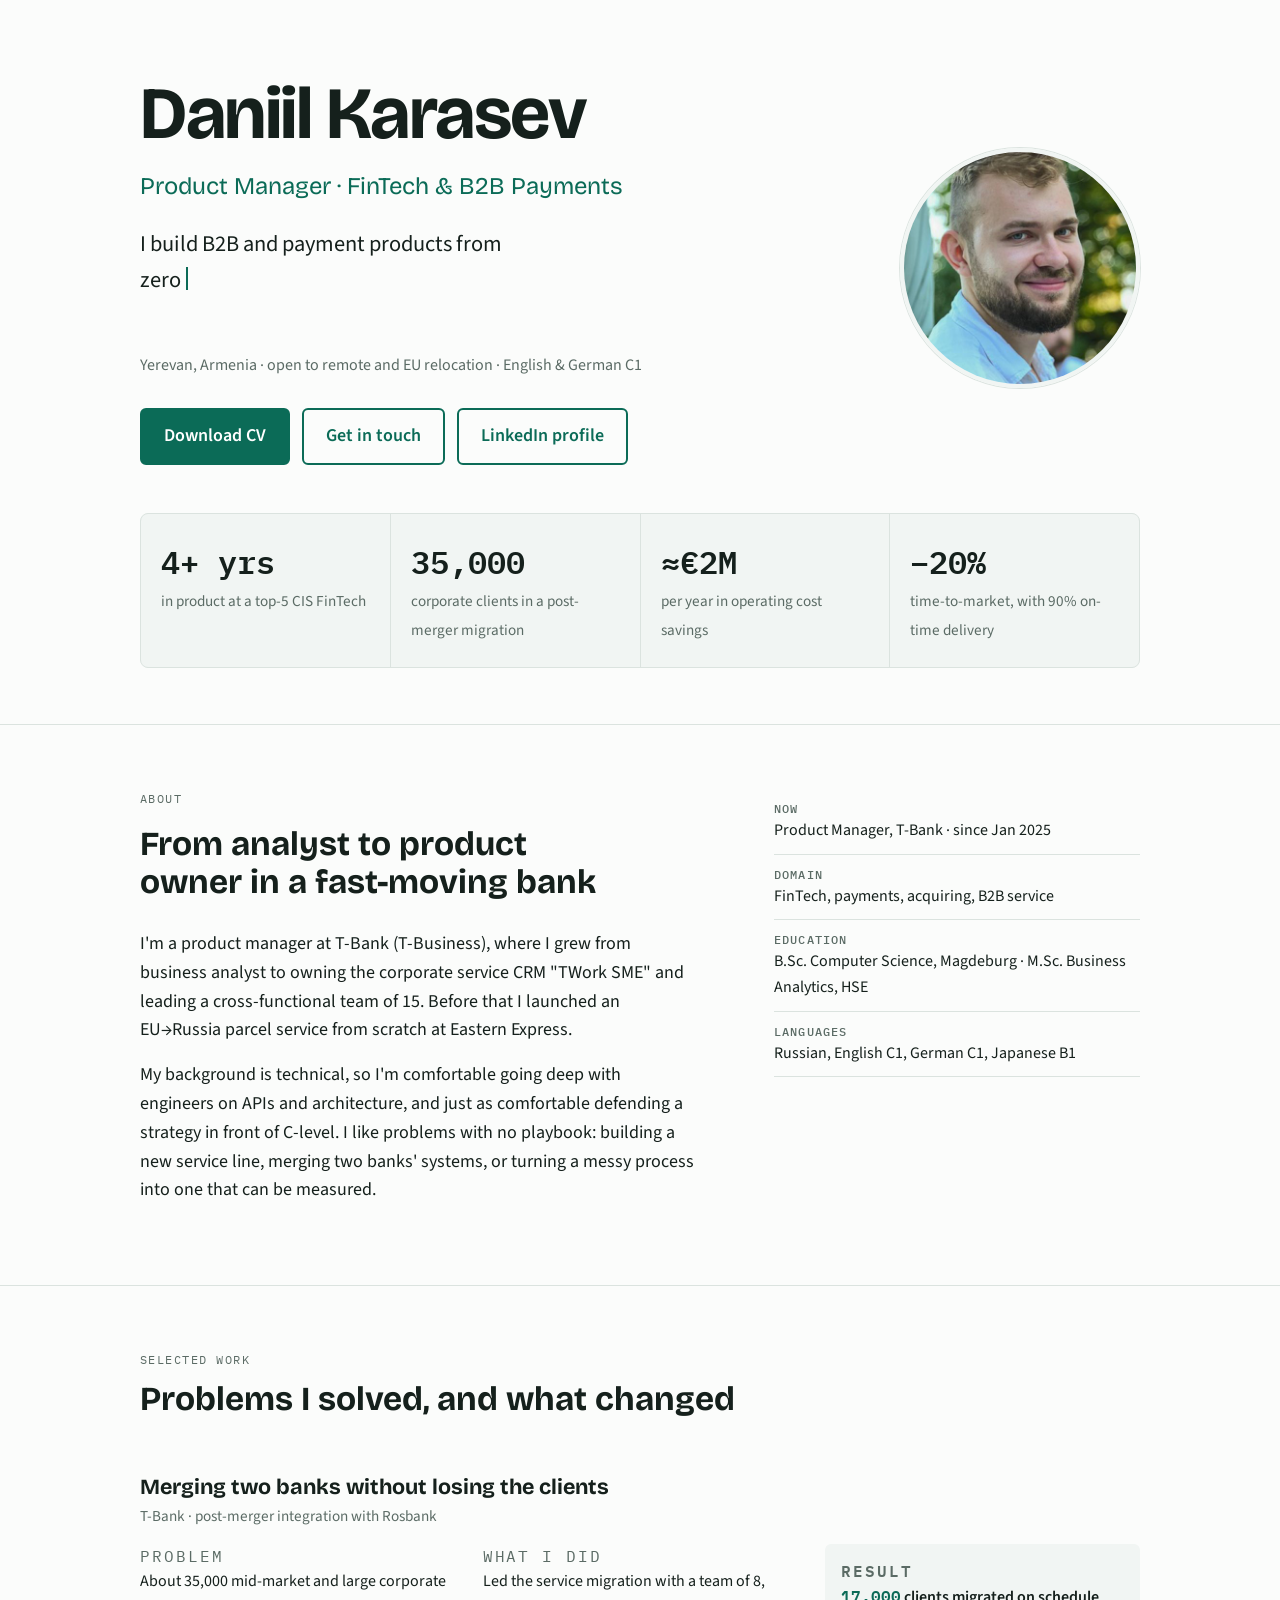
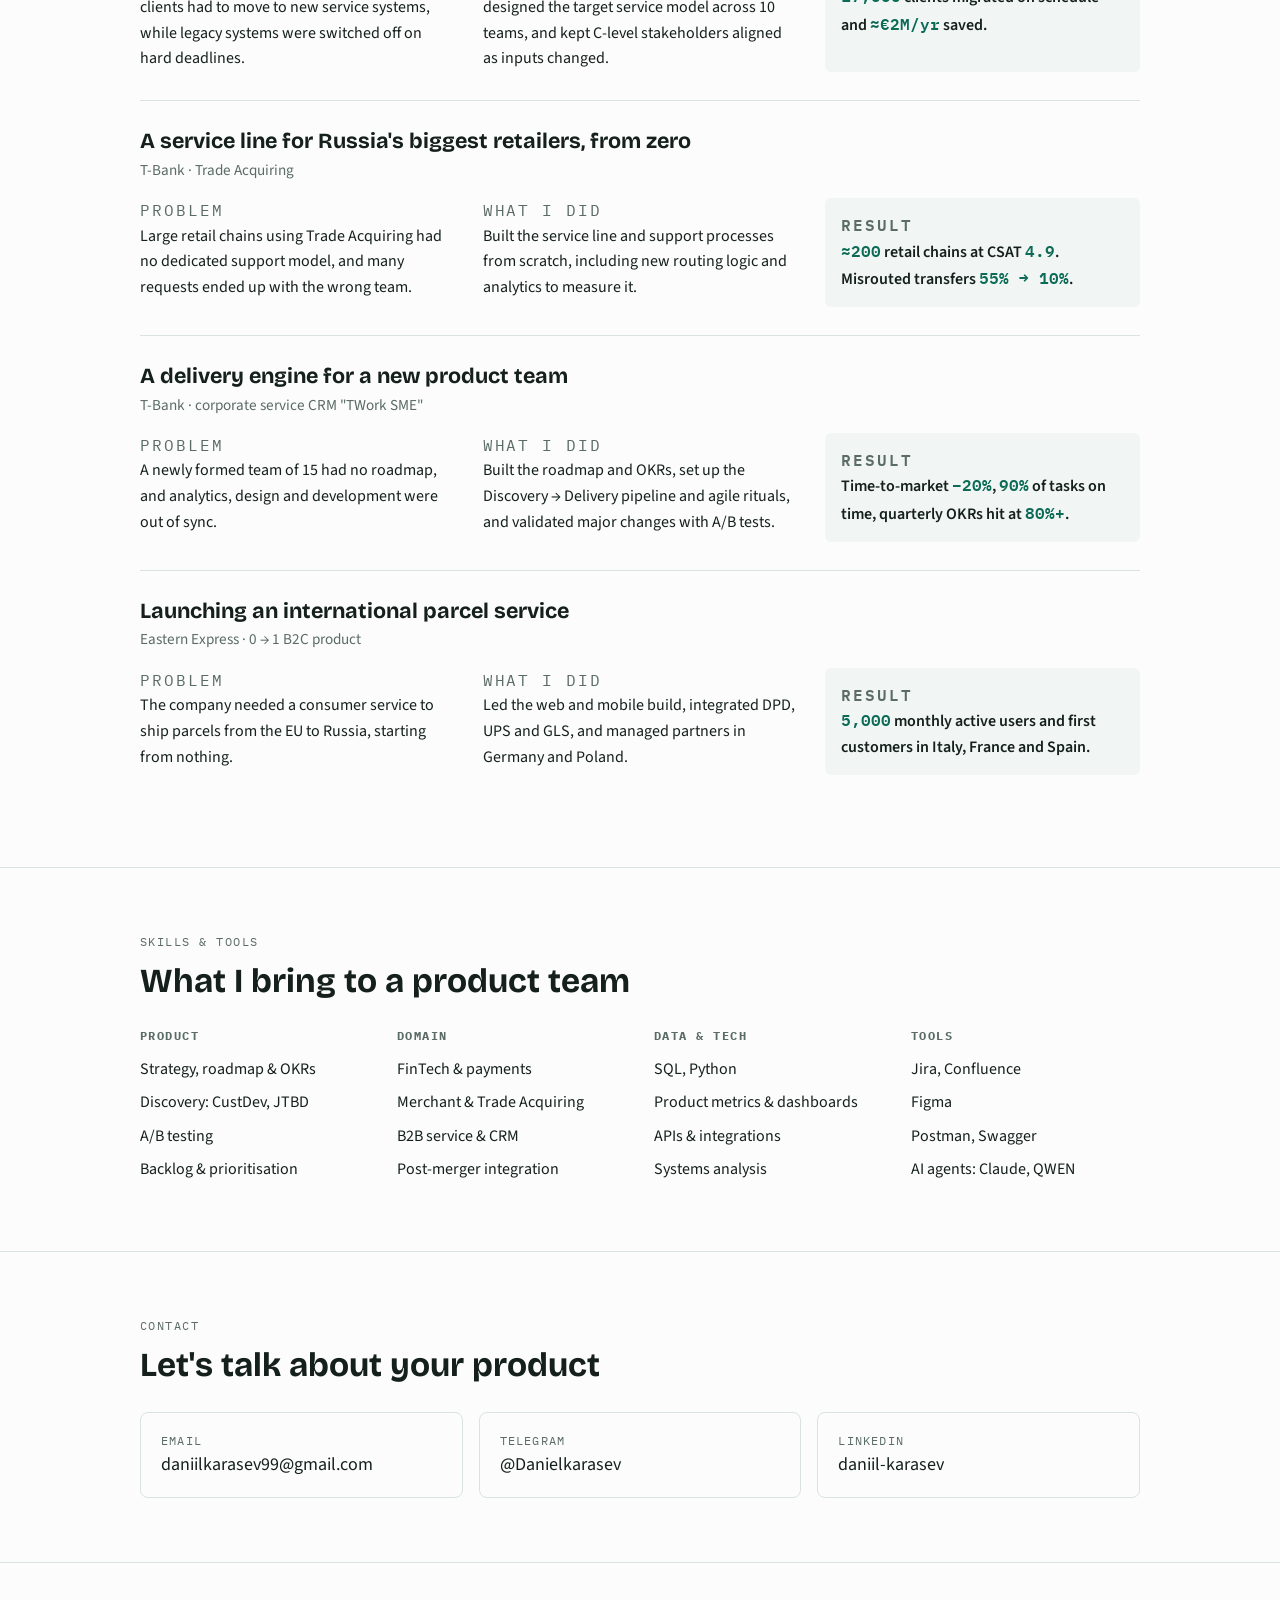
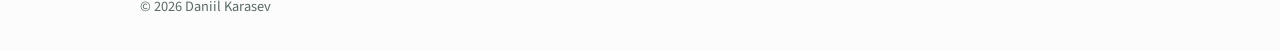
<file: index.html>
<!DOCTYPE html>
<!-- index.html: WHAT is on the page (text, links, sections). -->
<html lang="en">
<head>
  <meta charset="utf-8">
  <meta name="viewport" content="width=device-width, initial-scale=1">
  <title>Daniil Karasev · Product Manager</title>
  <meta name="description" content="Product Manager in FinTech and B2B payments. Building service and payment products from zero and turning them into metrics and money.">
  <link rel="canonical" href="https://daniilkarasevpm.github.io/">
  <meta name="theme-color" content="#0b6b57">

  <!-- Tab icon (favicon) and home-screen icon -->
  <link rel="icon" href="favicon.svg" type="image/svg+xml">
  <link rel="apple-touch-icon" href="apple-touch-icon.png">

  <!-- Link preview: what LinkedIn, Telegram and email show when someone pastes the link -->
  <meta property="og:type" content="website">
  <meta property="og:url" content="https://daniilkarasevpm.github.io/">
  <meta property="og:title" content="Daniil Karasev · Product Manager, FinTech &amp; B2B Payments">
  <meta property="og:description" content="I build B2B and payment products from zero and turn them into metrics and money.">
  <meta property="og:image" content="https://daniilkarasevpm.github.io/og-image-v2.png">
  <meta property="og:image:width" content="1200">
  <meta property="og:image:height" content="630">
  <meta property="og:image:alt" content="Daniil Karasev, Product Manager in FinTech and B2B payments, with key results">
  <meta name="twitter:card" content="summary_large_image">

  <link rel="preconnect" href="https://fonts.googleapis.com">
  <link rel="preconnect" href="https://fonts.gstatic.com" crossorigin>
  <link rel="stylesheet" href="https://fonts.googleapis.com/css2?family=Bricolage+Grotesque:opsz,wght@12..96,600;12..96,700&family=IBM+Plex+Mono:wght@500;600&family=Source+Sans+3:wght@400;600&display=swap">
  <link rel="stylesheet" href="styles.css?v=3">
  <script src="script.js?v=1" defer></script>
</head>
<body>
  <!-- ===== HERO: the first thing visitors see ===== -->
  <header class="hero wrap">
    <div class="hero-top">
    <div class="hero-text">
    <h1>Daniil Karasev</h1>
    <p class="role">Product Manager · FinTech &amp; B2B Payments</p>
    <p class="pitch">I build B2B and payment products from zero and turn them into metrics and money.</p>
    <p class="meta">Yerevan, Armenia · open to remote and EU relocation · English &amp; German C1</p>
    <div class="actions">
      <a class="btn primary" href="Daniil_Karasev_CV.pdf" target="_blank" rel="noopener">Download CV</a>
      <a class="btn ghost" href="#contact">Get in touch</a>
      <a class="btn ghost" href="https://www.linkedin.com/in/daniil-karasev-b4a530241/" target="_blank" rel="noopener">LinkedIn profile</a>
    </div>
    </div>
    <img class="photo" src="photo.jpg" alt="Portrait of Daniil Karasev" width="480" height="480">
    </div>

    <!-- KEY NUMBERS: four big figures recruiters can scan in 3 seconds -->
    <div class="numbers">
      <div class="number"><span class="fig">4+ yrs</span><span class="what">in product at a top-5 CIS FinTech</span></div>
      <div class="number"><span class="fig">35,000</span><span class="what">corporate clients in a post-merger migration</span></div>
      <div class="number"><span class="fig">≈€2M</span><span class="what">per year in operating cost savings</span></div>
      <div class="number"><span class="fig">−20%</span><span class="what">time-to-market, with 90% on-time delivery</span></div>
    </div>
  </header>

  <main>
    <!-- ===== ABOUT ===== -->
    <section id="about">
      <div class="wrap about">
        <div>
          <p class="label">About</p>
          <h2>From analyst to product owner in a fast-moving bank</h2>
          <p>I'm a product manager at T-Bank (T-Business), where I grew from business analyst to owning the corporate service CRM "TWork SME" and leading a cross-functional team of 15. Before that I launched an EU→Russia parcel service from scratch at Eastern Express.</p>
          <p>My background is technical, so I'm comfortable going deep with engineers on APIs and architecture, and just as comfortable defending a strategy in front of C-level. I like problems with no playbook: building a new service line, merging two banks' systems, or turning a messy process into one that can be measured.</p>
        </div>
        <ul class="facts">
          <li><b>Now</b>Product Manager, T-Bank · since Jan 2025</li>
          <li><b>Domain</b>FinTech, payments, acquiring, B2B service</li>
          <li><b>Education</b>B.Sc. Computer Science, Magdeburg · M.Sc. Business Analytics, HSE</li>
          <li><b>Languages</b>Russian, English C1, German C1, Japanese B1</li>
        </ul>
      </div>
    </section>

    <!-- ===== SELECTED WORK: one block per case ===== -->
    <section id="work">
      <div class="wrap">
        <p class="label">Selected work</p>
        <h2>Problems I solved, and what changed</h2>

        <article class="case">
          <h3>Merging two banks without losing the clients</h3>
          <p class="where">T-Bank · post-merger integration with Rosbank</p>
          <div class="cols">
            <div><p class="label">Problem</p><p>About 35,000 mid-market and large corporate clients had to move to new service systems, while legacy systems were switched off on hard deadlines.</p></div>
            <div><p class="label">What I did</p><p>Led the service migration with a team of 8, designed the target service model across 10 teams, and kept C-level stakeholders aligned as inputs changed.</p></div>
            <div class="result"><p class="label">Result</p><p><span class="delta">17,000</span> clients migrated on schedule and <span class="delta">≈€2M/yr</span> saved.</p></div>
          </div>
        </article>

        <article class="case">
          <h3>A service line for Russia's biggest retailers, from zero</h3>
          <p class="where">T-Bank · Trade Acquiring</p>
          <div class="cols">
            <div><p class="label">Problem</p><p>Large retail chains using Trade Acquiring had no dedicated support model, and many requests ended up with the wrong team.</p></div>
            <div><p class="label">What I did</p><p>Built the service line and support processes from scratch, including new routing logic and analytics to measure it.</p></div>
            <div class="result"><p class="label">Result</p><p><span class="delta">≈200</span> retail chains at CSAT <span class="delta">4.9</span>. Misrouted transfers <span class="delta">55% → 10%</span>.</p></div>
          </div>
        </article>

        <article class="case">
          <h3>A delivery engine for a new product team</h3>
          <p class="where">T-Bank · corporate service CRM "TWork SME"</p>
          <div class="cols">
            <div><p class="label">Problem</p><p>A newly formed team of 15 had no roadmap, and analytics, design and development were out of sync.</p></div>
            <div><p class="label">What I did</p><p>Built the roadmap and OKRs, set up the Discovery → Delivery pipeline and agile rituals, and validated major changes with A/B tests.</p></div>
            <div class="result"><p class="label">Result</p><p>Time-to-market <span class="delta">−20%</span>, <span class="delta">90%</span> of tasks on time, quarterly OKRs hit at <span class="delta">80%+</span>.</p></div>
          </div>
        </article>

        <article class="case">
          <h3>Launching an international parcel service</h3>
          <p class="where">Eastern Express · 0 → 1 B2C product</p>
          <div class="cols">
            <div><p class="label">Problem</p><p>The company needed a consumer service to ship parcels from the EU to Russia, starting from nothing.</p></div>
            <div><p class="label">What I did</p><p>Led the web and mobile build, integrated DPD, UPS and GLS, and managed partners in Germany and Poland.</p></div>
            <div class="result"><p class="label">Result</p><p><span class="delta">5,000</span> monthly active users and first customers in Italy, France and Spain.</p></div>
          </div>
        </article>
      </div>
    </section>

    <!-- ===== SKILLS ===== -->
    <section id="skills">
      <div class="wrap">
        <p class="label">Skills &amp; tools</p>
        <h2>What I bring to a product team</h2>
        <div class="skills">
          <div><h3 class="label">Product</h3><ul><li>Strategy, roadmap &amp; OKRs</li><li>Discovery: CustDev, JTBD</li><li>A/B testing</li><li>Backlog &amp; prioritisation</li></ul></div>
          <div><h3 class="label">Domain</h3><ul><li>FinTech &amp; payments</li><li>Merchant &amp; Trade Acquiring</li><li>B2B service &amp; CRM</li><li>Post-merger integration</li></ul></div>
          <div><h3 class="label">Data &amp; tech</h3><ul><li>SQL, Python</li><li>Product metrics &amp; dashboards</li><li>APIs &amp; integrations</li><li>Systems analysis</li></ul></div>
          <div><h3 class="label">Tools</h3><ul><li>Jira, Confluence</li><li>Figma</li><li>Postman, Swagger</li><li>AI agents: Claude, QWEN</li></ul></div>
        </div>
      </div>
    </section>

    <!-- ===== CONTACT ===== -->
    <section id="contact">
      <div class="wrap">
        <p class="label">Contact</p>
        <h2>Let's talk about your product</h2>
        <div class="contact-list">
          <a href="mailto:daniilkarasev99@gmail.com"><small>Email</small>daniilkarasev99@gmail.com</a>
          <a href="https://t.me/Danielkarasev" target="_blank" rel="noopener"><small>Telegram</small>@Danielkarasev</a>
          <a href="https://www.linkedin.com/in/daniil-karasev-b4a530241/" target="_blank" rel="noopener"><small>LinkedIn</small>daniil-karasev</a>
        </div>
      </div>
    </section>
  </main>

  <footer><div class="wrap">© 2026 Daniil Karasev</div></footer>
</body>
</html>
</file>
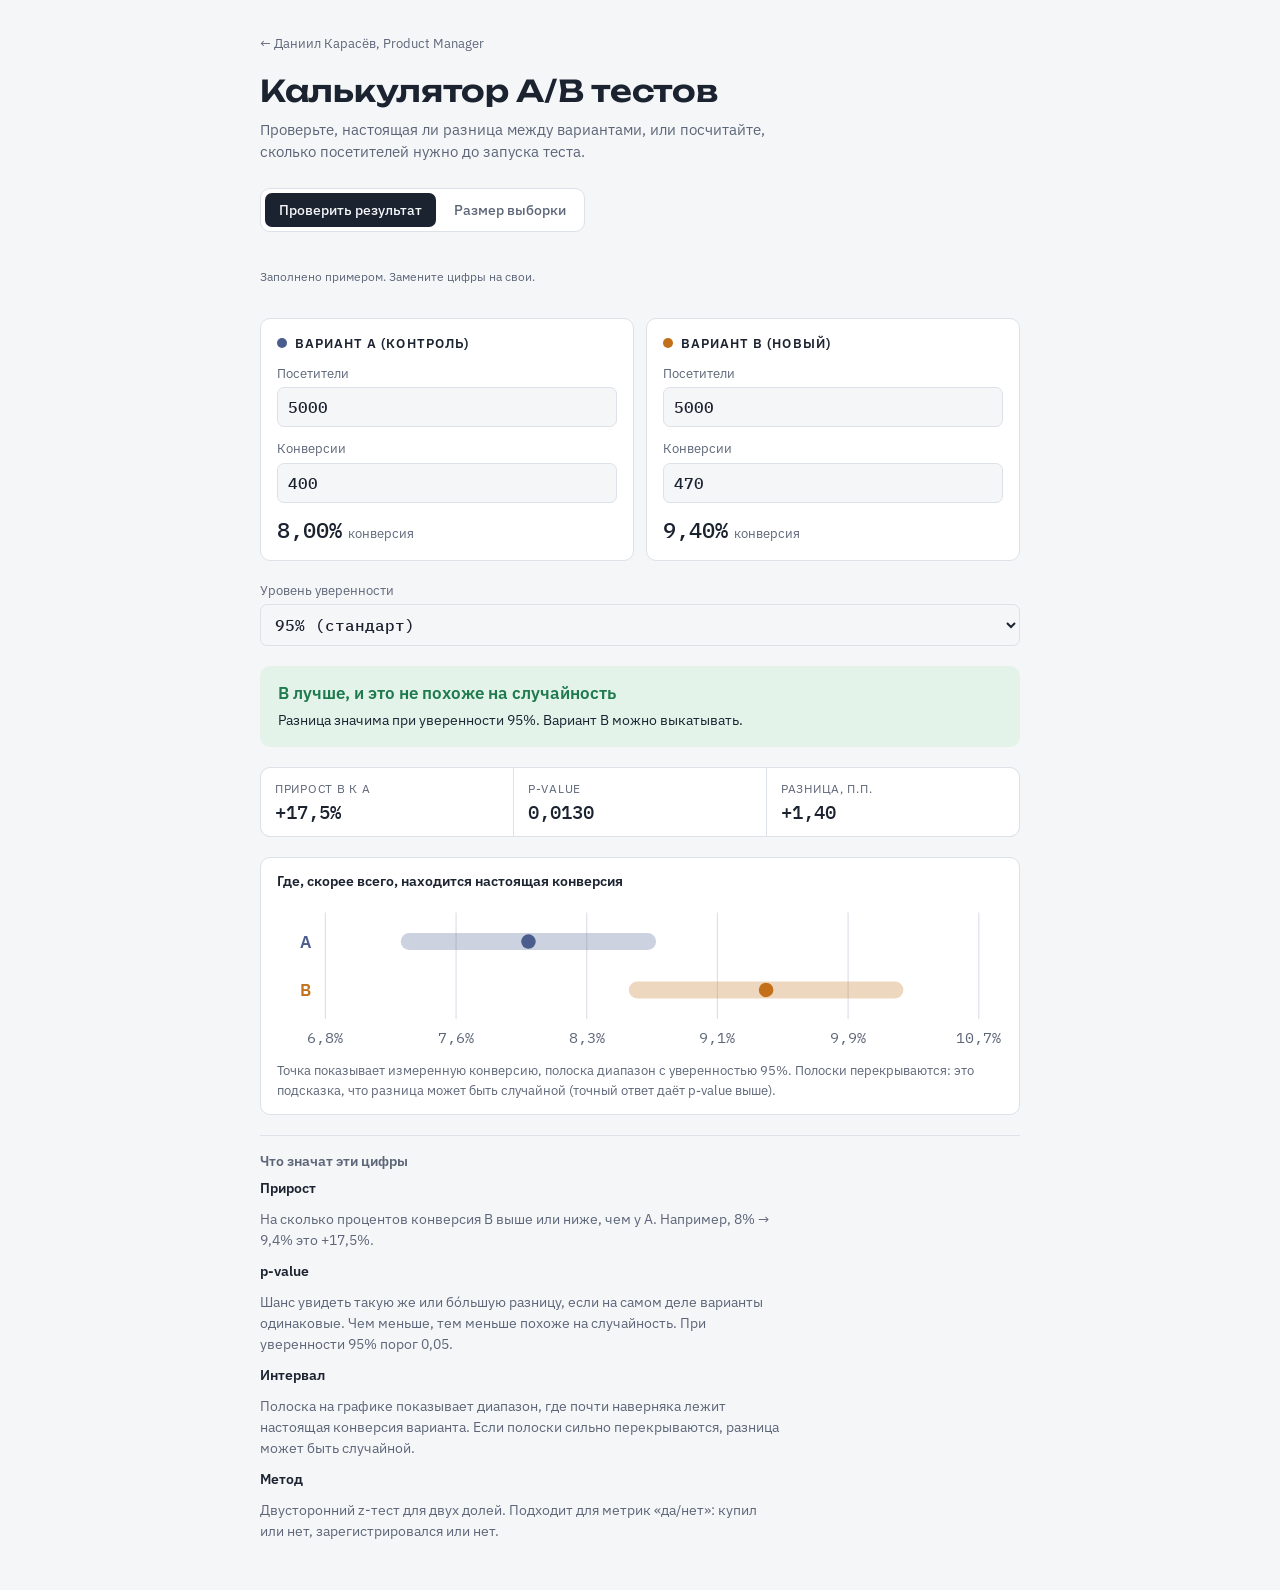
<file: ab-calculator/index.html>
<!doctype html>
<html lang="ru">
<head>
<meta charset="utf-8">
<meta name="viewport" content="width=device-width, initial-scale=1, viewport-fit=cover">
<link rel="icon" href="../favicon.svg" type="image/svg+xml">
<title>Калькулятор A/B тестов</title>
<link rel="preconnect" href="https://fonts.googleapis.com">
<link rel="stylesheet" href="https://fonts.googleapis.com/css2?family=Unbounded:wght@500;600&family=IBM+Plex+Sans:wght@400;500;600&family=IBM+Plex+Mono:wght@400;500&display=swap">
<style>
/* Layout: one narrow working column, tabs on top, inputs as two side-by-side variant cards, verdict + interval chart below */
:root {
  --bg: #f5f6f8;
  --surface: #ffffff;
  --fg: #1b2230;
  --muted: #5d6678;
  --line: #dde1e8;
  --a: #4a5d8c;
  --b: #c2701a;
  --good: #1f7a4d;
  --good-bg: #e3f3ea;
  --warn: #8a5a00;
  --warn-bg: #fbf0d9;
  --bad: #a33a2a;
  --bad-bg: #f8e4e0;
  --focus: #4a5d8c;
  --display: "Unbounded", "IBM Plex Sans", system-ui, sans-serif;
  --text: "IBM Plex Sans", system-ui, -apple-system, "Segoe UI", sans-serif;
  --mono: "IBM Plex Mono", ui-monospace, "SFMono-Regular", Menlo, monospace;
}
@media (prefers-color-scheme: dark) {
  :root:not([data-theme="light"]) {
    --bg: #12151b; --surface: #1a1f28; --fg: #e6e9ef; --muted: #9aa3b4; --line: #2b323e;
    --a: #8fa3d6; --b: #e9a25a; --good: #6fd19c; --good-bg: #173326; --warn: #e8c070; --warn-bg: #352a12;
    --bad: #f08f7f; --bad-bg: #3a1d19; --focus: #8fa3d6; color-scheme: dark;
  }
}
:root[data-theme="dark"] {
  --bg: #12151b; --surface: #1a1f28; --fg: #e6e9ef; --muted: #9aa3b4; --line: #2b323e;
  --a: #8fa3d6; --b: #e9a25a; --good: #6fd19c; --good-bg: #173326; --warn: #e8c070; --warn-bg: #352a12;
  --bad: #f08f7f; --bad-bg: #3a1d19; --focus: #8fa3d6; color-scheme: dark;
}
* { box-sizing: border-box; }
html { -webkit-text-size-adjust: 100%; }
body { margin: 0; }
[hidden] { display: none !important; }
body {
  background: var(--bg); color: var(--fg); font-family: var(--text); font-size: 15px; line-height: 1.5;
  padding-left: max(16px, env(safe-area-inset-left, 0px));
  padding-right: max(16px, env(safe-area-inset-right, 0px));
  padding-block: 32px 48px;
}
.wrap { max-width: 760px; margin: 0 auto; display: grid; gap: 24px; }
.home { display: inline-block; margin-bottom: 14px; font-size: 13px; color: var(--muted); text-decoration: none; }
.home:hover { color: var(--fg); text-decoration: underline; }
header h1 { font-family: var(--display); font-weight: 600; font-size: clamp(22px, 4vw, 30px); margin: 0 0 6px; text-wrap: balance; letter-spacing: -0.01em; }
header p { margin: 0; color: var(--muted); max-width: 60ch; }
.tabs { display: flex; gap: 4px; background: var(--surface); border: 1px solid var(--line); border-radius: 10px; padding: 4px; width: fit-content; max-width: 100%; flex-wrap: wrap; }
.tabs button { font: 500 14px var(--text); border: 0; background: transparent; color: var(--muted); padding: 8px 14px; border-radius: 7px; cursor: pointer; }
.tabs button[aria-selected="true"] { background: var(--fg); color: var(--bg); }
button:focus-visible, input:focus-visible, select:focus-visible { outline: 2px solid var(--focus); outline-offset: 2px; }
.panel { display: grid; gap: 20px; }
.variants { display: grid; grid-template-columns: 1fr 1fr; gap: 12px; }
@media (max-width: 560px) { .variants { grid-template-columns: 1fr; } }
.card { background: var(--surface); border: 1px solid var(--line); border-radius: 10px; padding: 16px; display: grid; gap: 12px; min-width: 0; }
.card h2 { margin: 0; font: 600 13px var(--text); text-transform: uppercase; letter-spacing: 0.08em; display: flex; align-items: center; gap: 8px; }
.dot { width: 10px; height: 10px; border-radius: 50%; display: inline-block; }
.dot.a { background: var(--a); } .dot.b { background: var(--b); }
label { display: grid; gap: 4px; font-size: 13px; color: var(--muted); }
input, select { font: 500 16px var(--mono); color: var(--fg); background: var(--bg); border: 1px solid var(--line); border-radius: 7px; padding: 9px 10px; width: 100%; font-variant-numeric: tabular-nums; }
.rate { font: 500 22px var(--mono); font-variant-numeric: tabular-nums; }
.rate small { font: 400 13px var(--text); color: var(--muted); margin-left: 6px; }
.row { display: flex; gap: 12px; flex-wrap: wrap; align-items: end; }
.row > label { flex: 1 1 160px; }
.verdict { border-radius: 10px; padding: 16px 18px; display: grid; gap: 6px; }
.verdict.good { background: var(--good-bg); color: var(--good); }
.verdict.warn { background: var(--warn-bg); color: var(--warn); }
.verdict.bad { background: var(--bad-bg); color: var(--bad); }
.verdict strong { font: 600 17px var(--text); }
.verdict span { color: var(--fg); font-size: 14px; }
.stats { display: grid; grid-template-columns: repeat(auto-fit, minmax(150px, 1fr)); gap: 1px; background: var(--line); border: 1px solid var(--line); border-radius: 10px; overflow: hidden; }
.stat { background: var(--surface); padding: 12px 14px; display: grid; gap: 2px; }
.stat .k { font-size: 12px; color: var(--muted); text-transform: uppercase; letter-spacing: 0.06em; }
.stat .v { font: 500 19px var(--mono); font-variant-numeric: tabular-nums; }
.chart { background: var(--surface); border: 1px solid var(--line); border-radius: 10px; padding: 14px 16px; }
.chart h3, .explain h3 { margin: 0 0 8px; font: 600 14px var(--text); }
.chart svg { width: 100%; height: auto; display: block; }
.chart p { margin: 6px 0 0; font-size: 13px; color: var(--muted); }
.explain { border-top: 1px solid var(--line); padding-top: 16px; font-size: 14px; color: var(--muted); }
.explain dl { margin: 0; display: grid; gap: 10px; }
.explain dt { color: var(--fg); font-weight: 600; }
.explain dd { margin: 0; max-width: 65ch; }
.big { font: 600 clamp(28px, 6vw, 40px) var(--display); letter-spacing: -0.01em; font-variant-numeric: tabular-nums; }
.note { font-size: 13px; color: var(--muted); }
.example { font-size: 12px; color: var(--muted); }
@media (prefers-reduced-motion: no-preference) { .verdict, .stat .v { transition: background-color .2s, color .2s; } }
</style>
</head>
<body>

<div class="wrap">
  <header>
    <a class="home" href="../">← Даниил Карасёв, Product Manager</a>
    <h1>Калькулятор A/B тестов</h1>
    <p>Проверьте, настоящая ли разница между вариантами, или посчитайте, сколько посетителей нужно до запуска теста.</p>
  </header>

  <div class="tabs" role="tablist">
    <button role="tab" id="tab-result" aria-selected="true" aria-controls="p-result">Проверить результат</button>
    <button role="tab" id="tab-size" aria-selected="false" aria-controls="p-size">Размер выборки</button>
  </div>

  <!-- RESULT -->
  <section class="panel" id="p-result" role="tabpanel" aria-labelledby="tab-result">
    <p class="example">Заполнено примером. Замените цифры на свои.</p>
    <div class="variants">
      <div class="card">
        <h2><span class="dot a"></span>Вариант A (контроль)</h2>
        <label>Посетители<input id="na" type="number" min="1" step="1" value="5000" inputmode="numeric"></label>
        <label>Конверсии<input id="ca" type="number" min="0" step="1" value="400" inputmode="numeric"></label>
        <div class="rate" id="ra">8,00%<small>конверсия</small></div>
      </div>
      <div class="card">
        <h2><span class="dot b"></span>Вариант B (новый)</h2>
        <label>Посетители<input id="nb" type="number" min="1" step="1" value="5000" inputmode="numeric"></label>
        <label>Конверсии<input id="cb" type="number" min="0" step="1" value="470" inputmode="numeric"></label>
        <div class="rate" id="rb">9,40%<small>конверсия</small></div>
      </div>
    </div>

    <div class="row">
      <label>Уровень уверенности
        <select id="conf">
          <option value="0.90">90%</option>
          <option value="0.95" selected>95% (стандарт)</option>
          <option value="0.99">99%</option>
        </select>
      </label>
    </div>

    <div class="verdict" id="verdict" aria-live="polite"></div>

    <div class="stats">
      <div class="stat"><span class="k">Прирост B к A</span><span class="v" id="s-uplift">—</span></div>
      <div class="stat"><span class="k">p-value</span><span class="v" id="s-p">—</span></div>
      <div class="stat"><span class="k">Разница, п.п.</span><span class="v" id="s-diff">—</span></div>
    </div>

    <div class="chart">
      <h3>Где, скорее всего, находится настоящая конверсия</h3>
      <svg id="ci" viewBox="0 0 600 130" role="img" aria-label="Доверительные интервалы конверсии A и B"></svg>
      <p id="ci-note"></p>
    </div>

    <div class="explain">
      <h3>Что значат эти цифры</h3>
      <dl>
        <dt>Прирост</dt>
        <dd>На сколько процентов конверсия B выше или ниже, чем у A. Например, 8% → 9,4% это +17,5%.</dd>
        <dt>p-value</dt>
        <dd>Шанс увидеть такую же или бо́льшую разницу, если на самом деле варианты одинаковые. Чем меньше, тем меньше похоже на случайность. При уверенности 95% порог 0,05.</dd>
        <dt>Интервал</dt>
        <dd>Полоска на графике показывает диапазон, где почти наверняка лежит настоящая конверсия варианта. Если полоски сильно перекрываются, разница может быть случайной.</dd>
        <dt>Метод</dt>
        <dd>Двусторонний z-тест для двух долей. Подходит для метрик «да/нет»: купил или нет, зарегистрировался или нет.</dd>
      </dl>
    </div>
  </section>

  <!-- SAMPLE SIZE -->
  <section class="panel" id="p-size" role="tabpanel" aria-labelledby="tab-size" hidden>
    <p class="example">Заполнено примером. Замените цифры на свои.</p>
    <div class="card">
      <div class="row">
        <label>Текущая конверсия, %<input id="base" type="number" min="0.01" max="99" step="0.1" value="8" inputmode="decimal"></label>
        <label>Какой прирост хотите поймать, %<input id="mde" type="number" min="0.1" step="0.5" value="10" inputmode="decimal"></label>
      </div>
      <div class="row">
        <label>Уровень уверенности
          <select id="alpha">
            <option value="0.10">90%</option>
            <option value="0.05" selected>95% (стандарт)</option>
            <option value="0.01">99%</option>
          </select>
        </label>
        <label>Мощность теста
          <select id="power">
            <option value="0.8" selected>80% (стандарт)</option>
            <option value="0.9">90%</option>
          </select>
        </label>
      </div>
      <div class="row">
        <label>Посетителей в день на весь тест (необязательно)<input id="daily" type="number" min="0" step="1" value="2000" inputmode="numeric"></label>
      </div>
    </div>

    <div class="stats">
      <div class="stat"><span class="k">На каждый вариант</span><span class="v big" id="z-per">—</span></div>
      <div class="stat"><span class="k">Всего (A + B)</span><span class="v" id="z-total">—</span></div>
      <div class="stat"><span class="k">Длительность</span><span class="v" id="z-days">—</span></div>
    </div>
    <p class="note" id="z-note"></p>

    <div class="explain">
      <h3>Что значат эти поля</h3>
      <dl>
        <dt>Прирост, который хотите поймать</dt>
        <dd>Самое маленькое улучшение, ради которого стоит что-то менять. Указывается относительно текущей конверсии: 10% от 8% значит 8% → 8,8%. Чем меньше прирост, тем больше нужно посетителей.</dd>
        <dt>Уверенность</dt>
        <dd>Насколько вы готовы рисковать увидеть «победу», которой нет. 95% значит, что такая ложная победа случится не чаще 1 раза из 20.</dd>
        <dt>Мощность</dt>
        <dd>Шанс заметить улучшение, если оно действительно есть. 80% значит, что настоящий эффект найдётся в 4 тестах из 5.</dd>
        <dt>Совет</dt>
        <dd>Решите размер выборки заранее и не останавливайте тест, как только увидели «значимо». Частые подглядывания дают ложные победы. И держите тест минимум неделю, чтобы захватить и будни, и выходные.</dd>
      </dl>
    </div>
  </section>
</div>

<script>
(function () {
  const $ = id => document.getElementById(id);
  const fmt = (x, d = 2) => x.toLocaleString('ru-RU', { minimumFractionDigits: d, maximumFractionDigits: d });
  const fmtInt = x => Math.round(x).toLocaleString('ru-RU');

  // Normal CDF (Zelen & Severo / erf approximation)
  function erf(x) {
    const s = Math.sign(x); x = Math.abs(x);
    const t = 1 / (1 + 0.3275911 * x);
    const y = 1 - (((((1.061405429 * t - 1.453152027) * t) + 1.421413741) * t - 0.284496736) * t + 0.254829592) * t * Math.exp(-x * x);
    return s * y;
  }
  const cdf = z => 0.5 * (1 + erf(z / Math.SQRT2));
  // Inverse normal CDF (Acklam)
  function inv(p) {
    const a = [-39.69683028665376, 220.9460984245205, -275.9285104469687, 138.357751867269, -30.66479806614716, 2.506628277459239];
    const b = [-54.47609879822406, 161.5858368580409, -155.6989798598866, 66.80131188771972, -13.28068155288572];
    const c = [-0.007784894002430293, -0.3223964580411365, -2.400758277161838, -2.549732539343734, 4.374664141464968, 2.938163982698783];
    const d = [0.007784695709041462, 0.3224671290700398, 2.445134137142996, 3.754408661907416];
    const pl = 0.02425;
    let q, r;
    if (p < pl) { q = Math.sqrt(-2 * Math.log(p)); return (((((c[0]*q+c[1])*q+c[2])*q+c[3])*q+c[4])*q+c[5]) / ((((d[0]*q+d[1])*q+d[2])*q+d[3])*q+1); }
    if (p > 1 - pl) { q = Math.sqrt(-2 * Math.log(1 - p)); return -(((((c[0]*q+c[1])*q+c[2])*q+c[3])*q+c[4])*q+c[5]) / ((((d[0]*q+d[1])*q+d[2])*q+d[3])*q+1); }
    q = p - 0.5; r = q * q;
    return (((((a[0]*r+a[1])*r+a[2])*r+a[3])*r+a[4])*r+a[5])*q / (((((b[0]*r+b[1])*r+b[2])*r+b[3])*r+b[4])*r+1);
  }

  // Tabs
  const tabs = [['tab-result', 'p-result'], ['tab-size', 'p-size']];
  tabs.forEach(([t, p]) => $(t).addEventListener('click', () => {
    tabs.forEach(([t2, p2]) => { $(t2).setAttribute('aria-selected', t2 === t); $(p2).hidden = p2 !== p; });
  }));

  // Significance
  function result() {
    const na = +$('na').value, ca = +$('ca').value, nb = +$('nb').value, cb = +$('cb').value;
    const conf = +$('conf').value;
    const v = $('verdict');
    const bad = (msg) => {
      v.className = 'verdict bad'; v.innerHTML = '<strong>Проверьте цифры</strong><span>' + msg + '</span>';
      ['s-uplift', 's-p', 's-diff'].forEach(i => $(i).textContent = '—');
      $('ra').firstChild.textContent = '—'; $('rb').firstChild.textContent = '—';
      $('ci').innerHTML = ''; $('ci-note').textContent = '';
    };
    if (!(na > 0 && nb > 0)) return bad('Число посетителей должно быть больше нуля.');
    if (ca < 0 || cb < 0 || ca > na || cb > nb) return bad('Конверсий не может быть больше, чем посетителей, и меньше нуля.');

    const pa = ca / na, pb = cb / nb;
    $('ra').firstChild.textContent = fmt(pa * 100) + '%';
    $('rb').firstChild.textContent = fmt(pb * 100) + '%';

    const pool = (ca + cb) / (na + nb);
    const se = Math.sqrt(pool * (1 - pool) * (1 / na + 1 / nb));
    const z = se > 0 ? (pb - pa) / se : 0;
    const p = se > 0 ? 2 * (1 - cdf(Math.abs(z))) : 1;
    const alpha = 1 - conf;
    const uplift = pa > 0 ? (pb - pa) / pa : NaN;

    $('s-uplift').textContent = isFinite(uplift) ? (uplift >= 0 ? '+' : '') + fmt(uplift * 100, 1) + '%' : '—';
    $('s-p').textContent = p < 0.0001 ? '< 0,0001' : fmt(p, 4);
    $('s-diff').textContent = ((pb - pa) >= 0 ? '+' : '') + fmt((pb - pa) * 100);

    const pct = Math.round(conf * 100);
    if (p < alpha && pb > pa) {
      v.className = 'verdict good';
      v.innerHTML = '<strong>B лучше, и это не похоже на случайность</strong><span>Разница значима при уверенности ' + pct + '%. Вариант B можно выкатывать.</span>';
    } else if (p < alpha && pb < pa) {
      v.className = 'verdict bad';
      v.innerHTML = '<strong>B хуже, и это не похоже на случайность</strong><span>Разница значима при уверенности ' + pct + '%. Лучше остаться на варианте A.</span>';
    } else {
      v.className = 'verdict warn';
      v.innerHTML = '<strong>Пока нельзя сказать, что есть разница</strong><span>p-value ' + fmt(p, 3) + ' выше порога ' + fmt(alpha, 2) + '. Разница может быть случайной. Наберите больше посетителей или признайте, что эффекта нет.</span>';
    }
    drawCI(pa, na, pb, nb, conf);
  }

  function drawCI(pa, na, pb, nb, conf) {
    const zc = inv(1 - (1 - conf) / 2);
    const ia = [pa - zc * Math.sqrt(pa * (1 - pa) / na), pa + zc * Math.sqrt(pa * (1 - pa) / na)];
    const ib = [pb - zc * Math.sqrt(pb * (1 - pb) / nb), pb + zc * Math.sqrt(pb * (1 - pb) / nb)];
    let lo = Math.max(0, Math.min(ia[0], ib[0])), hi = Math.min(1, Math.max(ia[1], ib[1]));
    const pad = (hi - lo) * 0.15 || 0.01; lo = Math.max(0, lo - pad); hi = Math.min(1, hi + pad);
    const L = 40, R = 580, X = v => L + (v - lo) / (hi - lo) * (R - L);
    const ticks = 5; let g = '';
    for (let i = 0; i <= ticks; i++) {
      const tv = lo + (hi - lo) * i / ticks, x = X(tv);
      g += `<line x1="${x}" y1="12" x2="${x}" y2="100" stroke="var(--line)" stroke-width="1"/>`;
      g += `<text x="${x}" y="120" text-anchor="middle" font-size="12" font-family="var(--mono)" fill="var(--muted)">${fmt(tv * 100, 1)}%</text>`;
    }
    const bar = (iv, p, y, col, name) => {
      const x1 = X(Math.max(lo, iv[0])), x2 = X(Math.min(hi, iv[1]));
      return `<text x="${L - 12}" y="${y + 5}" text-anchor="end" font-size="14" font-weight="600" font-family="var(--text)" fill="${col}">${name}</text>`
        + `<rect x="${x1}" y="${y - 7}" width="${Math.max(2, x2 - x1)}" height="14" rx="7" fill="${col}" opacity="0.28"/>`
        + `<circle cx="${X(p)}" cy="${y}" r="6" fill="${col}"/>`;
    };
    $('ci').innerHTML = g + bar(ia, pa, 36, 'var(--a)', 'A') + bar(ib, pb, 76, 'var(--b)', 'B');
    const overlap = ia[1] >= ib[0] && ib[1] >= ia[0];
    $('ci-note').textContent = 'Точка показывает измеренную конверсию, полоска диапазон с уверенностью ' + Math.round(conf * 100) + '%. '
      + (overlap ? 'Полоски перекрываются: это подсказка, что разница может быть случайной (точный ответ даёт p-value выше).' : 'Полоски не перекрываются: разница уверенная.');
  }

  // Sample size
  function size() {
    const base = +$('base').value / 100, mde = +$('mde').value / 100;
    const alpha = +$('alpha').value, power = +$('power').value, daily = +$('daily').value;
    const p1 = base, p2 = base * (1 + mde);
    if (!(p1 > 0 && p1 < 1) || !(mde > 0) || p2 >= 1) {
      ['z-per', 'z-total', 'z-days'].forEach(i => $(i).textContent = '—');
      $('z-note').textContent = 'Проверьте цифры: конверсия должна быть от 0 до 100%, а конверсия с приростом не может превышать 100%.';
      return;
    }
    const za = inv(1 - alpha / 2), zb = inv(power), pbar = (p1 + p2) / 2;
    const n = Math.ceil(Math.pow(za * Math.sqrt(2 * pbar * (1 - pbar)) + zb * Math.sqrt(p1 * (1 - p1) + p2 * (1 - p2)), 2) / Math.pow(p2 - p1, 2));
    $('z-per').textContent = fmtInt(n);
    $('z-total').textContent = fmtInt(n * 2);
    if (daily > 0) {
      const days = Math.ceil(n * 2 / daily);
      $('z-days').textContent = days + ' ' + plural(days, 'день', 'дня', 'дней');
    } else $('z-days').textContent = '—';
    $('z-note').textContent = 'Тест сможет заметить рост конверсии с ' + fmt(p1 * 100) + '% до ' + fmt(p2 * 100) + '% или больше. Если такой рост есть, вы увидите его с шансом ' + Math.round(power * 100) + '%.'
      + (daily > 0 && Math.ceil(n * 2 / daily) < 7 ? ' Даже если выборка набирается быстрее, держите тест хотя бы 7 дней.' : '');
  }
  function plural(n, one, few, many) {
    const m10 = n % 10, m100 = n % 100;
    if (m10 === 1 && m100 !== 11) return one;
    if (m10 >= 2 && m10 <= 4 && (m100 < 12 || m100 > 14)) return few;
    return many;
  }

  ['na', 'ca', 'nb', 'cb', 'conf'].forEach(i => $(i).addEventListener('input', result));
  ['base', 'mde', 'alpha', 'power', 'daily'].forEach(i => $(i).addEventListener('input', size));
  result(); size();
})();
</script>
</body>
</html>
</file>
<file: styles.css>
/* =========================================================
   styles.css: how the page LOOKS.
   Each rule = "which elements" { "how they look" }.
   ========================================================= */

/* 1. DESIGN TOKENS: the few colours and fonts the whole page reuses.
   Layout idea: one calm reading column, numbers set like a bank statement. */
:root {
  --bg: #fbfcfb;          /* page background: white with a hint of green */
  --surface: #f1f5f3;     /* soft panels (number strip, skills) */
  --ink: #15201c;         /* main text: near-black, green-tinted */
  --muted: #5b6b65;       /* secondary text */
  --line: #dbe3df;        /* thin divider lines */
  --accent: #0b6b57;      /* the one accent: deep "money" green */
  --accent-ink: #ffffff;  /* text on top of the accent colour */
  --up: #0b6b57;          /* colour for improvement arrows */

  --font-display: "Bricolage Grotesque", "Segoe UI", system-ui, sans-serif;
  --font-body: "Source Sans 3", "Segoe UI", system-ui, sans-serif;
  --font-figures: "IBM Plex Mono", ui-monospace, "SFMono-Regular", monospace;
}
/* Dark version of the same tokens, used when the visitor's device is in dark mode */
@media (prefers-color-scheme: dark) {
  :root:not([data-theme="light"]) {
    --bg: #0f1513; --surface: #17201d; --ink: #e6eeea; --muted: #9aaba4;
    --line: #26332e; --accent: #4cc3a2; --accent-ink: #062019; --up: #4cc3a2;
    color-scheme: dark;
  }
}
:root[data-theme="dark"] {
  --bg: #0f1513; --surface: #17201d; --ink: #e6eeea; --muted: #9aaba4;
  --line: #26332e; --accent: #4cc3a2; --accent-ink: #062019; --up: #4cc3a2;
  color-scheme: dark;
}

/* 2. BASICS: background, default font, comfortable line spacing */
* { box-sizing: border-box; }
body {
  margin: 0;
  background: var(--bg);
  color: var(--ink);
  font-family: var(--font-body);
  font-size: 1.125rem;      /* 18px: easy to read */
  line-height: 1.6;
}
a { color: var(--accent); }
a:focus-visible, .btn:focus-visible { outline: 3px solid var(--accent); outline-offset: 3px; }

/* The page column: max width for readable lines, 20px side gutter on phones */
.wrap { max-width: 1040px; margin: 0 auto; padding-inline: 20px; }
section { padding-block: 64px; border-top: 1px solid var(--line); }

/* Headings */
h1, h2, h3 { font-family: var(--font-display); line-height: 1.15; margin: 0; text-wrap: balance; }
h2 { font-size: clamp(1.6rem, 3vw, 2.1rem); margin-bottom: 28px; }
.label {                     /* small uppercase label above a heading */
  font-family: var(--font-figures); font-size: .78rem; letter-spacing: .12em;
  text-transform: uppercase; color: var(--muted); margin: 0 0 10px;
}

/* 3. HERO: the first screen */
.hero { padding-block: 72px 56px; border-top: 0; }
.hero h1 { font-size: clamp(2.6rem, 7vw, 4.6rem); font-weight: 700; letter-spacing: -.02em; }
.hero .role { font-family: var(--font-display); font-size: clamp(1.2rem, 2.5vw, 1.5rem); color: var(--accent); margin: 10px 0 22px; }
.hero .pitch { font-size: clamp(1.2rem, 2.2vw, 1.4rem); max-width: 34ch; margin: 0 0 18px; }
.hero .meta { color: var(--muted); font-size: 1rem; margin: 0 0 30px; }
.actions { display: flex; flex-wrap: wrap; gap: 12px; }
.btn {
  display: inline-block; padding: 12px 22px; border-radius: 6px; font-weight: 600;
  text-decoration: none; border: 2px solid var(--accent);
}
.btn.primary { background: var(--accent); color: var(--accent-ink); }
.btn.ghost { color: var(--accent); }
.btn:hover { filter: brightness(1.08); }

/* Photo next to the name: text on the left, round photo on the right */
.hero-top { display: grid; grid-template-columns: 1fr auto; gap: 40px; align-items: center; }
.hero-text { min-width: 0; }
.photo {
  width: clamp(160px, 22vw, 240px); height: auto; aspect-ratio: 1; max-width: 100%;
  border-radius: 50%; object-fit: cover;
  border: 4px solid var(--surface); box-shadow: 0 0 0 1px var(--line);
}

/* 4. KEY NUMBERS: a 4-column strip that becomes 2 columns on phones */
.numbers {
  display: grid; grid-template-columns: repeat(4, 1fr); gap: 1px;
  background: var(--line); border: 1px solid var(--line); border-radius: 8px; overflow: hidden;
  margin-top: 48px;
}
.number { background: var(--surface); padding: 22px 20px; min-width: 0; }
.number .fig {
  font-family: var(--font-figures); font-size: clamp(1.5rem, 3.2vw, 2rem); font-weight: 600;
  font-variant-numeric: tabular-nums; color: var(--ink); display: block;
}
.number .what { color: var(--muted); font-size: .95rem; line-height: 1.4; }

/* 5. ABOUT: text plus a small facts list beside it */
.about { display: grid; grid-template-columns: 1.6fr 1fr; gap: 48px; }
.about p { margin: 0 0 16px; max-width: 62ch; }
.facts { margin: 0; padding: 0; list-style: none; font-size: 1rem; }
.facts li { padding: 10px 0; border-bottom: 1px solid var(--line); }
.facts b { display: block; font-family: var(--font-figures); font-size: .75rem; letter-spacing: .1em; text-transform: uppercase; color: var(--muted); font-weight: 500; }

/* 6. CASES: one row per case; Problem / What I did / Result side by side */
.case { padding-block: 28px; border-bottom: 1px solid var(--line); }
.case:last-child { border-bottom: 0; }
.case h3 { font-size: 1.35rem; margin-bottom: 4px; }
.case .where { color: var(--muted); font-size: .95rem; margin: 0 0 16px; }
.case .cols { display: grid; grid-template-columns: 1fr 1fr 1fr; gap: 28px; }
.case .cols > div { min-width: 0; }
.case .cols p { margin: 0; font-size: 1rem; }
.result { background: var(--surface); border-radius: 6px; padding: 14px 16px; }
.result p { font-weight: 600; }
.delta { font-family: var(--font-figures); color: var(--up); white-space: nowrap; }

/* 7. SKILLS: grouped lists in a grid */
.skills { display: grid; grid-template-columns: repeat(auto-fit, minmax(220px, 1fr)); gap: 28px; }
.skills ul { margin: 0; padding: 0; list-style: none; font-size: 1rem; }
.skills li { padding: 4px 0; }

/* 8. CONTACT + FOOTER */
.contact-list { display: grid; grid-template-columns: repeat(auto-fit, minmax(240px, 1fr)); gap: 16px; }
.contact-list a { display: block; padding: 18px 20px; border: 1px solid var(--line); border-radius: 8px; text-decoration: none; color: var(--ink); overflow-wrap: anywhere; }
.contact-list a:hover { border-color: var(--accent); }
.contact-list small { display: block; color: var(--muted); font-family: var(--font-figures); font-size: .75rem; letter-spacing: .1em; text-transform: uppercase; }
footer { padding-block: 32px; color: var(--muted); font-size: .9rem; border-top: 1px solid var(--line); }

/* 9. PHONES: below 760px wide, stack the columns into one */
@media (max-width: 760px) {
  section { padding-block: 48px; }
  .numbers { grid-template-columns: 1fr 1fr; }
  .about, .case .cols { grid-template-columns: 1fr; gap: 16px; }
  .hero-top { grid-template-columns: 1fr; gap: 24px; }
  .photo { order: -1; width: 120px; }
}

/* Gentle fade-in on load, switched off for people who prefer less motion */
@media (prefers-reduced-motion: no-preference) {
  .hero-text > *, .photo { animation: rise .6s ease-out both; }
  .hero-text > *:nth-child(2) { animation-delay: .08s; }
  .hero-text > *:nth-child(3) { animation-delay: .16s; }
  @keyframes rise { from { transform: translateY(8px); } to { transform: none; } }
}

/* 10. JS ANIMATIONS (only active when script.js runs) */
.js .reveal { opacity: 0; transform: translateY(18px); transition: opacity .6s ease-out, transform .6s ease-out; }
.js .reveal.is-visible { opacity: 1; transform: none; }
.pitch .rest { visibility: hidden; }  /* keeps the line's space while typing */
.pitch .caret {
  display: inline-block; width: 2px; height: 1.05em; margin-left: 1px;
  background: var(--accent); vertical-align: -0.15em;
  animation: blink 1s steps(1) infinite;
}
.pitch.done .caret { animation: blink 1s steps(1) 3 forwards; }
@keyframes blink { 50% { opacity: 0; } }
.number .fig { font-variant-numeric: tabular-nums; }
</file>
